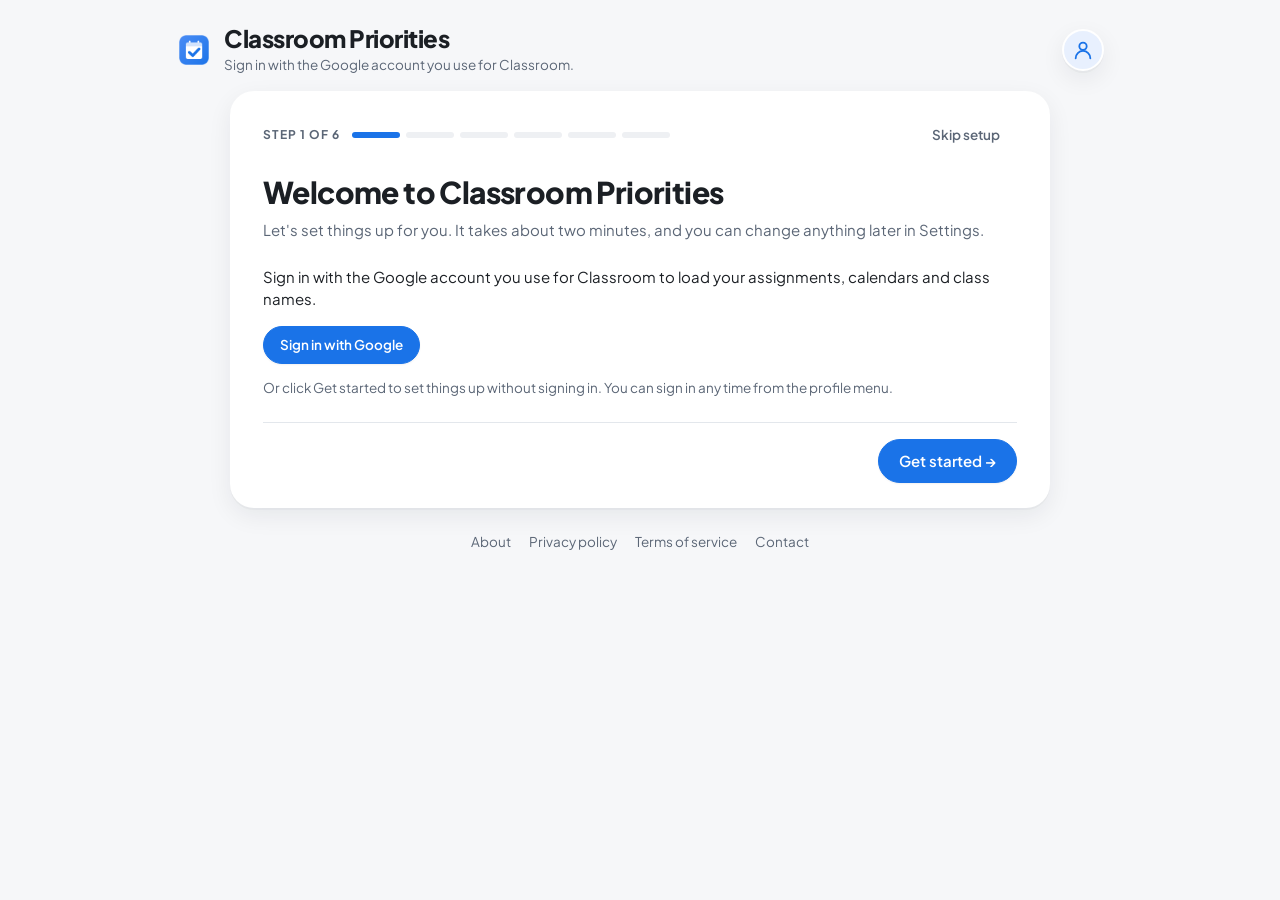
<file: index.html>
<!doctype html>
<html lang="en">
<head>
  <meta charset="utf-8">
  <meta name="viewport" content="width=device-width, initial-scale=1">
  <title>Classroom Priorities</title>
  <link rel="manifest" href="manifest.webmanifest">
  <meta name="theme-color" content="#1a73e8">
  <link rel="icon" type="image/png" sizes="32x32" href="icons/icon-32.png">
  <link rel="apple-touch-icon" href="icons/icon-180.png">
  <link rel="preconnect" href="https://fonts.googleapis.com">
  <link rel="preconnect" href="https://fonts.gstatic.com" crossorigin>
  <link href="https://fonts.googleapis.com/css2?family=Plus+Jakarta+Sans:wght@400;500;600;700;800&display=swap" rel="stylesheet">
  <style>
    /* ================= Design system ================= */
    :root {
      /* Original colors; status colors darkened just enough to pass WCAG AA on their tints */
      --bg: #f6f7f9; --card: #ffffff; --text: #1b1f24; --muted: #5b6676; --border: #e3e7ec; --hover: #f0f2f5;
      --accent: #1a73e8; --on-accent: #ffffff; --accent-soft: #e8f0fe;
      --missing: #c5221f; --missing-bg: #fdecea; --urgent: #a35200; --urgent-bg: #fef3e0;
      --soon: #1765cc; --soon-bg: #e8f0fe; --later: #5b6676; --later-bg: #eef0f3; --done: #137333; --done-bg: #e6f4ea;
      /* Type */
      --font: "Plus Jakarta Sans", -apple-system, BlinkMacSystemFont, "Segoe UI", Roboto, sans-serif;
      --fs-xs: 12px; --fs-sm: 13.5px; --fs-md: 15px; --fs-lg: 18px; --fs-xl: 24px; --fs-2xl: 30px;
      /* Space, shape, depth, motion */
      --s1: 4px; --s2: 8px; --s3: 12px; --s4: 16px; --s5: 24px; --s6: 32px;
      --r-sm: 10px; --r-md: 14px; --r-lg: 20px; --r-pill: 999px;
      --shadow-sm: 0 1px 2px rgba(16, 24, 40, .06);
      --shadow-md: 0 2px 0 rgba(16, 24, 40, .03), 0 8px 24px rgba(16, 24, 40, .07);
      --shadow-lg: 0 18px 50px rgba(16, 24, 40, .18);
      --card-border: transparent;
      --ease: cubic-bezier(.2, .7, .2, 1);
    }
    @media (prefers-color-scheme: dark) {
      :root {
        --bg: #121417; --card: #1c1f24; --text: #e8eaed; --muted: #9aa0a6; --border: #2e333a; --hover: #262a30;
        --accent: #8ab4f8; --on-accent: #121417; --accent-soft: #1f2a3d;
        --missing: #f28b82; --missing-bg: #3a1f1d; --urgent: #fdd663; --urgent-bg: #3a3020;
        --soon: #8ab4f8; --soon-bg: #1f2a3d; --later: #9aa0a6; --later-bg: #262a30; --done: #81c995; --done-bg: #1e3326;
        --shadow-sm: none; --shadow-md: none; --shadow-lg: 0 18px 50px rgba(0, 0, 0, .5); --card-border: var(--border);
      }
    }

    /* ================= Base ================= */
    * { box-sizing: border-box; }
    body { margin: 0; background: var(--bg); color: var(--text); font: var(--fs-md)/1.5 var(--font); -webkit-font-smoothing: antialiased; }
    main { max-width: 960px; margin: 0 auto; padding: var(--s5) var(--s4) 80px; }
    body.wide main { max-width: 1500px; }
    h1 { font-size: var(--fs-xl); font-weight: 800; letter-spacing: -.02em; margin: 0; line-height: 1.2; }
    h2 { font-size: var(--fs-sm); font-weight: 800; letter-spacing: .02em; color: var(--muted); margin: var(--s5) 0 var(--s2); }
    h3, h4 { font-weight: 800; letter-spacing: -.01em; }
    .sub { color: var(--muted); font-size: var(--fs-sm); }
    .kicker { font-size: var(--fs-xs); font-weight: 700; text-transform: uppercase; letter-spacing: .08em; color: var(--muted); }
    a { color: var(--accent); }
    ol { list-style: none; margin: 0; padding: 0; }
    code { background: var(--later-bg); padding: 1px 6px; border-radius: 6px; }
    :focus-visible { outline: 2px solid var(--accent); outline-offset: 2px; }
    .hidden { display: none !important; }
    .emo { display: none; }
    .ico { width: 1.05em; height: 1.05em; flex: none; vertical-align: -.15em; }

    /* ================= Buttons & inputs ================= */
    button { font: inherit; font-size: var(--fs-sm); font-weight: 600; color: var(--text); background: var(--card);
      border: 1px solid var(--border); border-radius: var(--r-pill); padding: 8px 16px; cursor: pointer;
      display: inline-flex; align-items: center; justify-content: center; gap: 6px; box-shadow: var(--shadow-sm);
      transition: background .15s, border-color .15s, color .15s, box-shadow .15s, transform .12s var(--ease); }
    button:hover { border-color: color-mix(in srgb, var(--accent) 40%, var(--border)); box-shadow: var(--shadow-md); transform: translateY(-1px); }
    button:active { transform: translateY(0); }
    button:disabled { opacity: .6; cursor: default; transform: none; }
    button.primary { background: var(--accent); border-color: var(--accent); color: var(--on-accent); }
    button.ghost, .hide-btn, .link-btn { background: transparent; border-color: transparent; box-shadow: none; color: var(--muted); }
    button.ghost:hover, .hide-btn:hover, .link-btn:hover { background: var(--hover); border-color: transparent; color: var(--text); box-shadow: none; transform: none; }
    button.danger { color: var(--missing); border-color: color-mix(in srgb, var(--missing) 45%, var(--border)); margin-right: auto; }
    .link-btn { color: var(--accent); padding: 4px 8px; font-size: var(--fs-sm); }
    .hide-btn { font-size: var(--fs-xs); padding: 4px 10px; }
    .icon-only { padding: 8px 10px; }
    input, select, textarea { font: inherit; color: var(--text); }
    .controls input[type=search], .controls select, .field input, .field select, .field textarea, .sched-row input, .add-step input {
      background: var(--card); border: 1px solid var(--border); border-radius: var(--r-sm); padding: 9px 12px; font-size: var(--fs-md);
      transition: border-color .15s, box-shadow .15s; }
    .field input:focus, .field select:focus, .field textarea:focus, .controls input:focus, .controls select:focus, .sched-row input:focus {
      outline: none; border-color: var(--accent); box-shadow: 0 0 0 3px color-mix(in srgb, var(--accent) 22%, transparent); }
    .seg { display: inline-flex; padding: 3px; gap: 2px; background: var(--hover); border-radius: var(--r-pill); }
    .seg button { border: 0; background: transparent; box-shadow: none; padding: 6px 14px; color: var(--muted); }
    .seg button:hover { transform: none; box-shadow: none; color: var(--text); }
    .seg button.active { background: var(--card); color: var(--text); box-shadow: var(--shadow-sm); }
    @media (prefers-color-scheme: dark) { .seg button.active { background: var(--accent); color: var(--on-accent); } }

    /* ================= Top bar & profile menu ================= */
    .topbar { display: flex; align-items: center; justify-content: space-between; gap: var(--s3); margin-bottom: var(--s4); }
    .brand { display: flex; align-items: center; gap: var(--s3); min-width: 0; }
    .brand img { width: 36px; height: 36px; border-radius: 10px; flex: none; }
    .brand .sub { margin-top: 2px; }
    .profile { position: relative; flex: none; }
    .avatar { width: 42px; height: 42px; padding: 0; border-radius: 50%; overflow: hidden; background: var(--accent-soft); color: var(--accent);
      border: 2px solid var(--card); box-shadow: var(--shadow-md); }
    .avatar img { width: 100%; height: 100%; object-fit: cover; }
    .avatar .ico { width: 22px; height: 22px; }
    .avatar .initials { font-weight: 800; font-size: 15px; }
    .menu-pop { position: absolute; right: 0; top: calc(100% + 8px); z-index: 30; min-width: 230px; background: var(--card); border: 1px solid var(--border);
      border-radius: var(--r-md); box-shadow: var(--shadow-lg); padding: 6px; display: flex; flex-direction: column; gap: 2px; }
    .menu-pop[hidden] { display: none; }
    .menu-pop button { justify-content: flex-start; width: 100%; border: 0; box-shadow: none; background: transparent; border-radius: var(--r-sm);
      padding: 9px 12px; font-size: var(--fs-md); font-weight: 600; color: var(--text); white-space: nowrap; }
    .menu-pop button:hover { background: var(--hover); transform: none; box-shadow: none; }
    .menu-pop button .ico { color: var(--muted); }
    .menu-who { display: flex; flex-direction: column; padding: 10px 12px 12px; border-bottom: 1px solid var(--border); margin-bottom: 4px; }
    .menu-who span { font-size: var(--fs-xs); color: var(--muted); overflow: hidden; text-overflow: ellipsis; }
    .menu-sep { height: 1px; background: var(--border); margin: 4px 6px; }
    .dropdown { position: relative; display: inline-flex; }
    .dropdown .menu-pop { display: none; }
    .dropdown.open .menu-pop { display: flex; }
    .menu-trigger { font-weight: 700; }

    /* ================= Cards ================= */
    .card, .right-now, .plan-bar, .stat, li.item, .notice, .cal-panel, .settings-card, .wk-scroll {
      background: var(--card); border: 1px solid var(--card-border); border-radius: var(--r-lg); box-shadow: var(--shadow-md); }
    .notice { padding: var(--s4) var(--s5); margin-top: var(--s4); }
    .notice.error { border-color: var(--missing); color: var(--missing); }
    .welcome { text-align: center; padding: 48px var(--s5); }
    .welcome h2 { font-size: var(--fs-xl); color: var(--text); letter-spacing: -.02em; margin: var(--s3) 0 var(--s2); }
    .welcome p { color: var(--muted); max-width: 440px; margin: 0 auto var(--s5); }
    .welcome .actions { display: flex; flex-wrap: wrap; justify-content: center; gap: var(--s2); }
    .welcome img { width: 64px; height: 64px; border-radius: 18px; }

    /* Right now (the hero) */
    .right-now { background: var(--accent-soft); border-color: transparent; box-shadow: none; padding: var(--s5); margin-top: var(--s2); }
    .rn-head { display: flex; flex-wrap: wrap; gap: 6px 12px; align-items: center; margin-bottom: var(--s3); }
    .rn-head .sub { color: color-mix(in srgb, var(--text) 70%, var(--accent-soft)); }
    .rn-status { font-size: var(--fs-xs); font-weight: 700; padding: 4px 12px; border-radius: var(--r-pill); }
    .rn-status.ok { color: var(--done); background: var(--card); }
    .rn-status.focus { color: var(--urgent); background: var(--card); }
    .rn-status.warn { color: var(--missing); background: var(--card); }
    .rn-row { display: flex; flex-wrap: wrap; gap: var(--s3); justify-content: space-between; align-items: center; }
    .rn-info { min-width: 0; flex: 1 1 260px; }
    .rn-info .title { font-size: var(--fs-xl); font-weight: 800; letter-spacing: -.02em; line-height: 1.25; display: inline-block; margin: 2px 0; }
    .rn-info .meta { color: color-mix(in srgb, var(--text) 70%, var(--accent-soft)); }
    .rn-controls { display: flex; flex-wrap: wrap; gap: var(--s2); align-items: center; }
    .rn-controls button.primary { padding: 11px 20px; font-size: var(--fs-md); }
    .rn-clock { font-variant-numeric: tabular-nums; font-size: var(--fs-xl); font-weight: 800; margin-right: 4px; }

    /* Stat tiles */
    .stats { display: grid; grid-template-columns: repeat(4, minmax(0, 1fr)); gap: var(--s3); margin: var(--s4) 0; }
    .stat { padding: var(--s3) var(--s4); box-shadow: none; border: 0; }
    .stats .stat:nth-child(1) { background: var(--missing-bg); } .stats .stat:nth-child(2) { background: var(--urgent-bg); }
    .stats .stat:nth-child(3) { background: var(--soon-bg); } .stats .stat:nth-child(4) { background: var(--later-bg); }
    .stat b { display: block; font-size: var(--fs-2xl); font-weight: 800; letter-spacing: -.03em; line-height: 1.1; }
    .stat span { font-size: var(--fs-sm); font-weight: 700; color: var(--text); opacity: .8; }
    .stat.missing b { color: var(--missing); } .stat.urgent b { color: var(--urgent); }

    /* Plan panel */
    .plan-bar { padding: var(--s5); margin-top: var(--s4); }
    .plan-top { display: flex; flex-wrap: wrap; align-items: center; gap: var(--s2); }
    .plan-top button { white-space: nowrap; }
    .plan-bar > p { margin: var(--s3) 0 0; }
    .plan-bar h2 { margin: var(--s4) 0 var(--s2); }
    .plan-note { color: var(--urgent); font-size: var(--fs-sm); font-weight: 600; }
    .plan-warn { color: var(--missing); font-size: var(--fs-sm); font-weight: 600; background: var(--missing-bg); padding: 8px 12px; border-radius: var(--r-sm); }
    .plan-tabs { margin-top: var(--s4); }

    /* ================= Filter row ================= */
    .controls { display: flex; flex-wrap: wrap; gap: var(--s2); margin: var(--s5) 0 var(--s4); align-items: center; }
    .controls input[type=search] { flex: 1 1 220px; min-width: 0; }
    .controls > .seg { margin-left: auto; }
    details.filters { position: relative; }
    details.filters summary { list-style: none; cursor: pointer; font-size: var(--fs-sm); font-weight: 600; padding: 9px 16px; border-radius: var(--r-pill);
      border: 1px solid var(--border); background: var(--card); box-shadow: var(--shadow-sm); display: inline-flex; gap: 6px; align-items: center; user-select: none; }
    details.filters summary::-webkit-details-marker { display: none; }
    details.filters summary::after { content: "▾"; color: var(--muted); font-size: 13px; line-height: 1; }
    details.filters[open] summary { border-color: var(--accent); }
    #filterCount:not(:empty) { background: var(--accent); color: var(--on-accent); border-radius: var(--r-pill); font-size: 11px; padding: 1px 7px; }
    details.filters .menu-pop { left: 0; right: auto; padding: 8px 10px; gap: 4px; }
    details.filters label { display: flex; align-items: center; gap: 10px; padding: 6px 4px; font-size: var(--fs-md); color: var(--text); cursor: pointer; white-space: nowrap; }
    details.filters input { width: 17px; height: 17px; accent-color: var(--accent); }

    /* ================= Assignment list ================= */
    li.item { display: flex; gap: var(--s3); align-items: flex-start; border-left: 5px solid var(--tier); padding: var(--s4) var(--s4) var(--s3);
      margin-bottom: var(--s3); transition: box-shadow .15s, transform .12s var(--ease); }
    li.item:hover { box-shadow: var(--shadow-lg); }
    @media (prefers-color-scheme: dark) { li.item { border-left: 5px solid var(--tier); } }
    .rank { font-weight: 800; color: var(--muted); min-width: 22px; text-align: right; font-variant-numeric: tabular-nums; }
    .body { flex: 1; min-width: 0; }
    .title { font-weight: 700; color: var(--text); text-decoration: none; word-break: break-word; }
    a.title:hover { color: var(--accent); text-decoration: underline; }
    span.title { font-weight: 700; }
    .meta { color: var(--muted); font-size: var(--fs-sm); margin-top: 2px; }
    .notes { font-size: var(--fs-sm); color: var(--muted); margin-top: 4px; white-space: pre-wrap; }
    .class-dot { display: inline-block; width: 8px; height: 8px; border-radius: 50%; margin-right: 6px; vertical-align: 1px; }
    .pickers { display: flex; flex-wrap: wrap; align-items: center; gap: 2px 14px; margin-top: 6px; }
    .est { display: inline-flex; align-items: center; gap: 2px; font-size: var(--fs-sm); color: var(--muted); }
    .est select { font-size: var(--fs-sm); font-weight: 600; padding: 2px 4px; border-radius: 8px; border: 1px solid transparent; background: transparent; color: var(--text); cursor: pointer; }
    .est select:hover, .est select:focus { border-color: var(--border); background: var(--card); }
    .est .guess { font-style: italic; }
    .item-actions { display: flex; flex-direction: column; align-items: flex-end; gap: 6px; }
    .row-actions { display: flex; flex-wrap: wrap; justify-content: flex-end; gap: 0; }
    .open { white-space: nowrap; font-size: var(--fs-xs); font-weight: 600; color: var(--accent); text-decoration: none; padding: 4px 10px; border-radius: var(--r-pill); }
    .open:hover { background: var(--hover); }
    .done-btn { color: var(--done); }
    .badge { display: inline-block; font-size: var(--fs-xs); font-weight: 700; padding: 3px 10px; border-radius: var(--r-pill); color: var(--tier); background: var(--tier-bg); white-space: nowrap; }
    .removed { opacity: .5; }
    .removed .title { text-decoration: line-through; }
    .t-missing { --tier: var(--missing); --tier-bg: var(--missing-bg); }
    .t-urgent  { --tier: var(--urgent);  --tier-bg: var(--urgent-bg); }
    .t-soon    { --tier: var(--soon);    --tier-bg: var(--soon-bg); }
    .t-later, .t-nodate { --tier: var(--later); --tier-bg: var(--later-bg); }
    .t-done    { --tier: var(--done);    --tier-bg: var(--done-bg); }
    .checklist-wrap { flex-basis: 100%; }
    .checklist { list-style: none; margin: 6px 0; padding: 0; }
    .checklist li { display: flex; justify-content: space-between; align-items: center; font-size: var(--fs-sm); padding: 3px 0; }
    .checklist li label { display: flex; align-items: center; gap: 6px; }
    .checklist li.done label { text-decoration: line-through; color: var(--muted); }
    .add-step { display: flex; gap: 6px; align-items: center; }
    .add-step input { flex: 1; min-width: 0; padding: 6px 10px; font-size: var(--fs-sm); }

    /* Study plan rows & week summary */
    li.plan-item { border: 1.5px dashed color-mix(in srgb, var(--accent) 55%, var(--border)); border-radius: var(--r-md);
      padding: var(--s3) var(--s4); box-shadow: none; }
    li.plan-item:hover { box-shadow: var(--shadow-sm); }
    li.plan-item.soft { border-color: var(--urgent); }
    li.plan-item.past { opacity: .55; }
    li.plan-item.done { opacity: .6; }
    li.plan-item.done .title { text-decoration: line-through; }
    li.ev-item { border-left-color: var(--ev); }
    .block-check { width: 19px; height: 19px; margin-top: 3px; flex: none; accent-color: var(--done); }
    .week-table { display: flex; flex-direction: column; gap: 6px; margin-top: var(--s2); }
    .week-row { display: grid; grid-template-columns: 120px 1fr 160px; grid-template-areas: "day bar mins" "due due due";
      gap: 2px 12px; align-items: center; text-align: left; padding: 10px 14px; border-radius: var(--r-md); justify-content: stretch; }
    .week-day { grid-area: day; font-weight: 700; }
    .week-bar-wrap { grid-area: bar; height: 8px; background: var(--later-bg); border-radius: var(--r-pill); overflow: hidden; }
    .week-bar { display: block; height: 100%; background: var(--accent); border-radius: var(--r-pill); }
    .week-mins { grid-area: mins; font-size: var(--fs-sm); color: var(--muted); text-align: right; }
    .week-due { grid-area: due; font-size: var(--fs-xs); color: var(--muted); }
    .week-due:empty { display: none; }

    /* ================= Calendar ================= */
    .cal-head { display: flex; flex-wrap: wrap; align-items: center; justify-content: space-between; gap: var(--s3); margin-bottom: var(--s3); }
    .cal-left, .cal-right { display: flex; align-items: center; gap: var(--s3); flex-wrap: wrap; }
    .cal-head h3 { margin: 0; font-size: var(--fs-lg); font-weight: 800; }
    .stepper button { padding: 6px 12px; }
    .zoom button { padding: 6px 12px; font-size: 16px; line-height: 1; min-width: 34px; }
    .zoom button:disabled { opacity: .35; }
    .cal-grid { display: grid; grid-template-columns: repeat(7, minmax(0, 1fr)); gap: 6px; }
    .cal-dow { font-size: var(--fs-xs); font-weight: 700; color: var(--muted); text-align: center; padding: 4px 0; }
    .cal-day { background: var(--card); border: 1px solid var(--card-border); border-radius: var(--r-md); min-height: 100px; padding: 6px;
      cursor: pointer; display: flex; flex-direction: column; gap: 3px; min-width: 0; box-shadow: var(--shadow-sm); transition: box-shadow .15s; }
    .cal-day:hover { box-shadow: var(--shadow-md); }
    .cal-day.other { opacity: .45; }
    .cal-day.selected { outline: 2px solid var(--accent); outline-offset: -2px; }
    .cal-day .num { font-size: var(--fs-xs); font-weight: 700; align-self: flex-start; padding: 1px 7px; }
    .cal-day.today .num { background: var(--accent); color: var(--on-accent); border-radius: var(--r-pill); }
    .chip { display: block; font-size: 11.5px; font-weight: 600; padding: 2px 6px; border-radius: 6px; background: var(--tier-bg);
      color: var(--tier); white-space: nowrap; overflow: hidden; text-overflow: ellipsis; text-decoration: none; }
    .chip:hover { text-decoration: underline; }
    .chip.ev { background: transparent; color: var(--text); border-left: 3px solid var(--ev); border-radius: 3px; }
    .chip.plan { background: transparent; color: var(--accent); border: 1px dashed var(--accent); }
    .chip.plan.soft { color: var(--urgent); border-color: var(--urgent); }
    .chip.busy { background: var(--later-bg); color: var(--muted); }
    .more { font-size: 11px; color: var(--muted); padding-left: 5px; }
    .dots { display: none; }
    .dot { width: 7px; height: 7px; border-radius: 50%; background: var(--tier); }
    .dot.ev { background: var(--ev); } .dot.busy { background: var(--muted); }
    .dot.plan { background: transparent; border: 1.5px solid var(--accent); }
    .cal-panel { padding: var(--s4) var(--s5); margin-bottom: var(--s3); }
    .cal-panel p { margin: 0 0 8px; }
    .cal-panel p.sub:last-child { margin: 8px 0 0; }
    .cal-option { display: flex; align-items: center; gap: 10px; padding: 5px 0; cursor: pointer; }
    .swatch { width: 12px; height: 12px; border-radius: 4px; flex: none; }

    /* Week view: hour-by-hour grid */
    .wk-scroll { overflow: auto; max-height: 78vh; }
    .wk-grid { display: grid; grid-template-columns: 58px repeat(7, minmax(140px, 1fr)); min-width: 1038px; }
    .wk-corner, .wk-head { position: sticky; top: 0; z-index: 3; background: var(--card); border-bottom: 1px solid var(--border); }
    .wk-corner { left: 0; z-index: 4; }
    .wk-head { display: flex; flex-direction: column; align-items: flex-start; gap: 3px; padding: 12px 12px 10px; border: 0; box-shadow: none;
      border-bottom: 1px solid var(--border); border-left: 1px solid var(--border); border-radius: 0; text-align: left; cursor: pointer; min-width: 0; }
    .wk-head:hover { transform: none; box-shadow: none; background: var(--hover); }
    .wk-head.selected { box-shadow: inset 0 -3px 0 var(--accent); }
    .wk-dow { font-weight: 800; font-size: 16px; color: var(--text); }
    .wk-head.today .wk-dow { color: var(--accent); }
    .wk-date { font-size: var(--fs-sm); color: var(--muted); font-weight: 500; }
    .wk-ab { font-size: var(--fs-xs); font-weight: 700; color: var(--soon); background: var(--soon-bg); border-radius: var(--r-pill); padding: 2px 10px; margin-top: 2px; }
    .wk-ab.off { color: var(--muted); background: var(--later-bg); }
    .wk-allday { font-size: 11px; max-width: 100%; overflow: hidden; text-overflow: ellipsis; white-space: nowrap; border-left: 3px solid var(--ev); padding-left: 5px; color: var(--muted); }
    .wk-gutter { position: sticky; left: 0; z-index: 2; background: var(--card); }
    .wk-hour { position: absolute; right: 8px; transform: translateY(-50%); font-size: 11px; font-weight: 700; color: var(--muted); }
    .wk-hour:first-child { transform: none; }
    .wk-col { position: relative; border-left: 1px solid var(--border);
      background-image: linear-gradient(to bottom, var(--border) 1px, transparent 1px); background-size: 100% var(--hour); }
    .wk-col.today { background-color: color-mix(in srgb, var(--accent) 4%, transparent); }
    .wk-ev { position: absolute; display: flex; flex-direction: column; overflow: hidden; border-radius: 10px; padding: 6px 9px;
      font-size: var(--fs-xs); line-height: 1.25; text-decoration: none; color: var(--text); box-sizing: border-box; }
    .wk-title { font-weight: 700; overflow: hidden; text-overflow: ellipsis; white-space: nowrap; }
    .wk-sub { color: var(--muted); font-size: 11px; overflow: hidden; text-overflow: ellipsis; white-space: nowrap; }
    .wk-inline { display: none; font-weight: 500; }
    .wk-ev.compact { justify-content: center; padding-top: 2px; padding-bottom: 2px; }
    .wk-ev.compact .wk-sub { display: none; }
    .wk-ev.compact .wk-inline { display: inline; }
    .wk-ev.compact .wk-title { -webkit-line-clamp: 1 !important; white-space: nowrap; }
    .wk-ev.class { background: color-mix(in srgb, var(--c) 20%, var(--card)); border-left: 4px solid var(--c); }
    .wk-ev.class .wk-title { font-size: var(--fs-sm); }
    .wk-note { display: block; margin-top: 4px; padding: 2px 7px; border: 0; border-radius: 6px; font: inherit; font-size: 11px; font-weight: 700;
      text-align: left; color: var(--tier); background: color-mix(in srgb, var(--card) 80%, transparent); overflow: hidden; line-height: 1.3; box-shadow: none;
      display: -webkit-box; -webkit-line-clamp: 2; -webkit-box-orient: vertical; text-decoration: none; cursor: pointer; max-width: 100%; width: fit-content; }
    .wk-note:hover { text-decoration: underline; transform: none; box-shadow: none; }
    .wk-note.done { text-decoration: line-through; opacity: .7; }
    .wk-note.more { color: var(--muted); --tier: var(--muted); }
    .wk-ev.flex { border: 1.5px dashed var(--border); color: var(--muted); background: var(--bg); }
    .wk-ev.flex .wk-title { font-weight: 600; }
    .wk-ev.busy { background: var(--later-bg); color: var(--muted); }
    .wk-ev.event { background: color-mix(in srgb, var(--c) 14%, var(--card)); border-left: 3px solid var(--c); }
    .wk-ev.study { background: var(--card); border: 1.5px dashed var(--accent); border-left: 4px solid var(--c, var(--accent)); color: var(--accent); }
    .wk-ev.study.soft { border-color: var(--urgent); color: var(--urgent); }
    .wk-ev.study.done { opacity: .5; }
    .wk-ev.study.done .wk-title { text-decoration: line-through; }
    .wk-ev.due { background: var(--tier-bg); color: var(--tier); border-left: 3px solid var(--tier); padding: 4px 8px; justify-content: center; }
    .wk-ev.due .wk-title { white-space: normal; display: -webkit-box; -webkit-line-clamp: 2; -webkit-box-orient: vertical; font-size: 11.5px; }
    .wk-ev.due .wk-sub { color: var(--tier); }
    .wk-ev.clickable, a.wk-ev { cursor: pointer; }
    .wk-ev.clickable:hover, a.wk-ev:hover { outline: 2px solid var(--accent); }
    .wk-now { position: absolute; left: 0; right: 0; height: 2px; background: var(--missing); z-index: 1; pointer-events: none; }
    .wk-now::before { content: ""; position: absolute; left: -5px; top: -4px; width: 10px; height: 10px; border-radius: 50%; background: var(--missing); }

    /* ================= Pop-up windows & forms ================= */
    .modal-backdrop { position: fixed; inset: 0; background: rgba(16, 24, 40, .45); display: flex; align-items: flex-start; justify-content: center;
      padding: 48px 16px; overflow-y: auto; z-index: 40; animation: fade .15s ease-out; }
    @keyframes fade { from { opacity: 0; } }
    .modal { background: var(--card); color: var(--text); border-radius: 24px; padding: var(--s5); width: 100%; max-width: 460px; box-shadow: var(--shadow-lg);
      border: 1px solid var(--card-border); animation: pop .18s var(--ease); }
    @keyframes pop { from { transform: translateY(8px) scale(.98); opacity: 0; } }
    .modal.wide { max-width: 620px; }
    .modal-head { display: flex; justify-content: space-between; align-items: center; margin-bottom: var(--s4); }
    .modal-head h3 { margin: 0; font-size: var(--fs-lg); }
    .modal-head button { border: 0; box-shadow: none; background: var(--hover); padding: 6px 10px; }
    .modal h4 { margin: var(--s4) 0 var(--s2); font-size: var(--fs-md); }
    .form { display: flex; flex-direction: column; gap: var(--s3); }
    .field { display: flex; flex-direction: column; gap: 5px; font-size: var(--fs-sm); font-weight: 600; color: var(--muted); flex: 1; min-width: 0; }
    .field input, .field select, .field textarea { width: 100%; background: var(--bg); }
    .field-row { display: flex; gap: var(--s3); }
    .field-row.align-end { align-items: flex-end; }
    .modal-actions { display: flex; justify-content: flex-end; gap: var(--s2); margin-top: var(--s1); }
    .import-row { margin: 4px 0 0; display: flex; flex-wrap: wrap; align-items: center; gap: 6px; }
    .toggle-row { display: flex; gap: 10px; align-items: center; font-size: var(--fs-md); }
    .day-picks { display: flex; flex-wrap: wrap; gap: 6px; }
    .day-pick { display: flex; align-items: center; gap: 6px; font-size: var(--fs-sm); font-weight: 600; color: var(--text); border: 1px solid var(--border);
      border-radius: var(--r-pill); padding: 5px 12px; cursor: pointer; }
    .field .day-picks input { width: auto; }
    .chips-list { display: flex; flex-wrap: wrap; gap: 6px; }
    .off-chip { font-size: var(--fs-sm); background: var(--later-bg); border-radius: var(--r-pill); padding: 3px 4px 3px 12px; display: inline-flex; align-items: center; }
    .off-chip button { border: 0; box-shadow: none; padding: 2px 8px; background: transparent; font-size: 12px; }
    .task-list { display: flex; flex-direction: column; gap: 6px; max-height: 50vh; overflow-y: auto; }
    .task-row { display: flex; gap: 10px; align-items: flex-start; padding: 10px 12px; border: 1px solid var(--border); border-radius: var(--r-md); cursor: pointer; }
    .task-row input { margin-top: 3px; }
    .task-info { display: flex; flex-direction: column; }
    .task-title { font-weight: 700; color: var(--text); }
    .busy-list { display: flex; flex-direction: column; gap: 6px; }
    .busy-row { display: flex; justify-content: space-between; align-items: center; gap: 8px; font-size: var(--fs-sm); padding: 8px 12px; background: var(--bg); border-radius: var(--r-sm); }
    .color-grid { display: grid; grid-template-columns: repeat(auto-fill, minmax(170px, 1fr)); gap: 8px; }
    .color-pick { display: flex; align-items: center; gap: 8px; font-size: var(--fs-sm); font-weight: 600; }
    .color-pick input { width: 30px; height: 30px; padding: 0; border: 0; background: none; border-radius: 50%; cursor: pointer; }
    .smart-preview { min-height: 1.2em; }
    .sched-table { display: flex; flex-direction: column; gap: 6px; }
    .sched-row { display: grid; grid-template-columns: minmax(80px, 1fr) minmax(118px, auto) minmax(118px, auto) 1.3fr 1.3fr 32px; gap: 6px; align-items: center; }
    .sched-row.same { grid-template-columns: minmax(80px, 1fr) minmax(118px, auto) minmax(118px, auto) 2fr 32px; }
    .sched-row.extra { grid-template-columns: 2fr minmax(118px, auto) minmax(118px, auto) 32px; }
    .sched-row.head span { font-size: var(--fs-xs); font-weight: 700; color: var(--muted); }
    .sched-row input { min-width: 0; padding: 7px 9px; font-size: var(--fs-sm); background: var(--bg); }

    /* ================= Focus timer ================= */
    .focus-overlay { position: fixed; inset: 0; z-index: 50; display: flex; align-items: center; justify-content: center; padding: 24px 16px;
      background: color-mix(in srgb, var(--bg) 88%, transparent); backdrop-filter: blur(10px); -webkit-backdrop-filter: blur(10px);
      animation: fo-in .25s ease-out; overflow-y: auto; }
    .focus-overlay.no-anim { animation: none; }
    @keyframes fo-in { from { opacity: 0; transform: scale(.98); } }
    .fo-card { position: relative; width: 100%; max-width: 520px; background: var(--card); border: 1px solid var(--card-border); border-radius: 28px;
      padding: 30px 28px 24px; text-align: center; box-shadow: var(--shadow-lg);
      background-image: radial-gradient(circle at 50% 0%, color-mix(in srgb, var(--c) 16%, transparent), transparent 60%); }
    .fo-min { position: absolute; top: 14px; right: 14px; border: 0; background: transparent; box-shadow: none; color: var(--muted); font-size: var(--fs-sm); }
    .fo-head { display: flex; flex-direction: column; align-items: center; gap: 4px; margin-bottom: 18px; }
    .fo-title { font-size: var(--fs-xl); font-weight: 800; color: var(--text); text-decoration: none; line-height: 1.2; letter-spacing: -.02em; }
    a.fo-title:hover { text-decoration: underline; }
    .fo-meta { font-size: var(--fs-sm); color: var(--muted); }
    .fo-ring { position: relative; width: min(300px, 70vw); aspect-ratio: 1; margin: 0 auto 22px; }
    .fo-ring svg { width: 100%; height: 100%; transform: rotate(-90deg); }
    .fo-track { fill: none; stroke: var(--later-bg); stroke-width: 12; }
    .fo-progress { fill: none; stroke: var(--c); stroke-width: 12; stroke-linecap: round; transition: stroke-dashoffset 1s linear; }
    .fo-progress.over { stroke: var(--done); }
    .fo-ring.paused .fo-progress { opacity: .45; }
    .fo-center { position: absolute; inset: 0; display: flex; flex-direction: column; align-items: center; justify-content: center; }
    .fo-time { font-size: clamp(44px, 12vw, 68px); font-weight: 800; font-variant-numeric: tabular-nums; letter-spacing: -.03em; color: var(--text); }
    .fo-ring.paused .fo-time { animation: fo-blink 1.6s ease-in-out infinite; }
    @keyframes fo-blink { 50% { opacity: .35; } }
    .fo-label { font-size: var(--fs-sm); color: var(--muted); margin-top: 4px; max-width: 70%; }
    .fo-controls { display: flex; flex-wrap: wrap; justify-content: center; gap: var(--s2); }
    .fo-controls button { padding: 11px 18px; }
    .fo-main { background: var(--c); border-color: var(--c); color: #fff; font-weight: 700; min-width: 120px; }
    .fo-cancel { margin-top: 14px; color: var(--muted); }

    /* ================= Settings page ================= */
    #settingsPage { display: none; }
    body.on-settings #settingsPage { display: grid; }
    body.on-settings #rightNow, body.on-settings #planBar, body.on-settings .stats, body.on-settings .controls,
    body.on-settings #lists, body.on-settings #calendar { display: none !important; }
    .settings-page { margin-top: var(--s2); grid-template-columns: 200px minmax(0, 1fr); gap: var(--s5); align-items: start; }
    .settings-head { grid-column: 1 / -1; display: flex; justify-content: space-between; align-items: center; gap: var(--s3); }
    .settings-head h2 { margin: 0; font-size: var(--fs-2xl); font-weight: 800; letter-spacing: -.02em; color: var(--text); }
    .settings-nav { position: sticky; top: var(--s4); display: flex; flex-direction: column; gap: 2px; }
    .settings-nav button { border: 0; box-shadow: none; background: transparent; justify-content: flex-start; text-align: left; padding: 9px 14px; color: var(--muted); font-size: var(--fs-md); }
    .settings-nav button:hover { background: var(--card); color: var(--text); transform: none; box-shadow: var(--shadow-sm); }
    .settings-sections { display: flex; flex-direction: column; gap: var(--s4); min-width: 0; }
    .settings-card { padding: var(--s5); scroll-margin-top: var(--s4); }
    .settings-card > h3 { margin: 0 0 2px; font-size: var(--fs-lg); }
    .settings-card > .sub:first-of-type { margin: 0 0 var(--s4); }
    .settings-actions { display: flex; flex-wrap: wrap; gap: var(--s2); align-items: center; }

    /* ================= First-time setup ================= */
    #setupPage { display: none; }
    body.on-setup #setupPage { display: block; }
    body.on-setup #rightNow, body.on-setup #planBar, body.on-setup .stats, body.on-setup .controls,
    body.on-setup #lists, body.on-setup #calendar, body.on-setup #settingsPage { display: none !important; }
    .setup-card { max-width: 820px; margin: var(--s2) auto 0; background: var(--card); border: 1px solid var(--card-border); border-radius: 24px;
      box-shadow: var(--shadow-md); padding: var(--s5) var(--s6) var(--s5); }
    .setup-top { display: flex; align-items: center; gap: var(--s3); margin-bottom: var(--s4); }
    .setup-dots { display: flex; gap: 6px; flex: 1; }
    .setup-dots span { height: 6px; flex: 1; max-width: 48px; border-radius: var(--r-pill); background: var(--later-bg); transition: background .2s; }
    .setup-dots span.done { background: color-mix(in srgb, var(--accent) 45%, var(--later-bg)); }
    .setup-dots span.on { background: var(--accent); }
    .setup-step h2 { font-size: var(--fs-2xl); color: var(--text); letter-spacing: -.02em; margin: 0 0 4px; }
    .setup-step > .sub { margin: 0 0 var(--s5); font-size: var(--fs-md); }
    .setup-step.hide-actions form > .modal-actions { display: none; }
    .setup-foot { display: flex; align-items: center; gap: var(--s2); margin-top: var(--s5); padding-top: var(--s4); border-top: 1px solid var(--border); }
    .setup-spacer { flex: 1; }
    .setup-foot button.primary { padding: 10px 20px; font-size: var(--fs-md); }
    .setup-who { display: flex; align-items: center; gap: var(--s3); background: var(--accent-soft); border-radius: var(--r-md); padding: var(--s3) var(--s4); }
    .setup-summary { list-style: none; padding: 0; margin: 0 0 var(--s3); display: flex; flex-direction: column; gap: 8px; }
    .setup-summary li { display: grid; grid-template-columns: 120px 1fr; gap: var(--s3); padding: 10px 14px; background: var(--bg); border-radius: var(--r-sm); }
    .setup-summary b { font-size: var(--fs-sm); }
    @media (max-width: 600px) { .setup-card { padding: var(--s4); } .setup-summary li { grid-template-columns: 1fr; gap: 2px; } .setup-step h2 { font-size: var(--fs-xl); } }

    .app-footer { display: flex; flex-wrap: wrap; justify-content: center; gap: 6px 18px; margin-top: 48px; font-size: var(--fs-sm); }
    .app-footer a { color: var(--muted); text-decoration: none; }
    .app-footer a:hover { color: var(--text); text-decoration: underline; }
    body.on-setup .app-footer { margin-top: 24px; }

    /* ================= Responsive ================= */
    @media (max-width: 760px) {
      .stats { grid-template-columns: repeat(2, minmax(0, 1fr)); }
      .settings-page { grid-template-columns: minmax(0, 1fr); }
      .settings-nav { position: static; flex-direction: row; overflow-x: auto; gap: 6px; padding-bottom: 4px; }
      .settings-nav button { white-space: nowrap; background: var(--card); box-shadow: var(--shadow-sm); }
      .controls > .seg { margin-left: 0; }
    }
    @media (max-width: 600px) {
      main { padding-top: var(--s4); }
      h1 { font-size: 20px; }
      .brand img { width: 32px; height: 32px; }
      .right-now, .plan-bar { padding: var(--s4); }
      .rn-info .title { font-size: 20px; }
      .stat b { font-size: 24px; }
      li.item { flex-wrap: wrap; padding: var(--s3); }
      .item-actions { flex-direction: row; align-items: center; justify-content: space-between; width: 100%; padding-left: 34px; }
      .field-row { flex-wrap: wrap; }
      .cal-day { min-height: 56px; }
      .chip, .more { display: none; }
      .dots { display: flex; flex-wrap: wrap; gap: 3px; padding: 0 3px; }
      .week-row { grid-template-columns: 90px 1fr; grid-template-areas: "day mins" "bar bar" "due due"; }
      .sched-row, .sched-row.same { grid-template-columns: 1fr 1fr; }
      .sched-row.head { display: none; }
    }
    @media (prefers-reduced-motion: reduce) {
      *, .focus-overlay, .modal, .modal-backdrop { animation: none !important; transition: none !important; }
    }
  </style>
</head>
<body>
<main>
  <header class="topbar">
    <div class="brand">
      <img src="icons/icon-192.png" alt="">
      <div>
        <h1>Classroom Priorities</h1>
        <div class="sub" id="status">Sign in with the Google account you use for Classroom.</div>
      </div>
    </div>
    <div class="profile">
      <button id="profileBtn" class="avatar" aria-haspopup="menu" aria-expanded="false" aria-controls="profileMenu" title="Account and settings" aria-label="Account and settings"></button>
      <div id="profileMenu" class="menu-pop" role="menu" hidden>
        <div class="menu-who" id="menuWho"></div>
        <button id="addBtn" role="menuitem">+ Add assignment</button>
        <button id="settingsBtn" role="menuitem">⚙ Settings</button>
        <button id="notifyBtn" role="menuitem">🔕 Reminders off</button>
        <div class="menu-sep"></div>
        <button id="refreshBtn" class="hidden" role="menuitem">Refresh</button>
        <button id="demoBtn" role="menuitem">Try demo</button>
        <button id="signInBtn" role="menuitem">Sign in with Google</button>
        <button id="signOutBtn" class="hidden" role="menuitem" title="Sign out and clear saved data from this browser">Sign out</button>
      </div>
    </div>
  </header>

  <div id="message" class="notice hidden"></div>

  <div id="welcome" class="card welcome hidden">
    <img src="icons/icon-192.png" alt="">
    <h2>Your homework, sorted</h2>
    <p>Sign in with the Google account you use for Classroom to see every assignment ranked, planned and on your calendar. Your data stays in your browser. <a href="privacy.html">Privacy policy</a></p>
    <div class="actions">
      <button id="welcomeSignIn" class="primary">Sign in with Google</button>
      <button id="welcomeDemo">Try demo</button>
      <button id="welcomeAdd" class="ghost">+ Add assignment</button>
    </div>
  </div>

  <section id="app" class="hidden">
    <div id="rightNow" class="right-now hidden"></div>
    <div class="stats">
      <div class="stat missing"><b id="sMissing">0</b><span>Missing</span></div>
      <div class="stat urgent"><b id="sUrgent">0</b><span>Due in next 48 hrs</span></div>
      <div class="stat"><b id="sWeek">0</b><span>Due in next 7 days</span></div>
      <div class="stat"><b id="sOpen">0</b><span>Total to do</span></div>
    </div>
    <div id="planBar" class="plan-bar"></div>
    <div class="controls">
      <input type="search" id="search" placeholder="Search assignments…" aria-label="Search assignments">
      <select id="courseFilter" aria-label="Class"><option value="">All classes</option></select>
      <details class="filters" id="filtersMenu">
        <summary>Filters <span id="filterCount"></span></summary>
        <div class="menu-pop">
          <label><input type="checkbox" id="showMissing" checked> Show missing</label>
          <label><input type="checkbox" id="showDone"> Show completed</label>
          <label><input type="checkbox" id="showRemoved"> Show removed<span id="removedCount"></span></label>
        </div>
      </details>
      <div class="seg" role="group" aria-label="View">
        <button id="listViewBtn" class="active">List</button>
        <button id="calViewBtn">Calendar</button>
      </div>
    </div>
    <div id="lists"></div>
    <div id="calendar" class="hidden"></div>
    <div id="settingsPage" class="settings-page"></div>
    <div id="setupPage" class="setup-page"></div>
  </section>

  <footer class="app-footer">
    <a href="about.html">About</a><a href="privacy.html">Privacy policy</a><a href="terms.html">Terms of service</a><a href="mailto:jjordan@ucvts.org">Contact</a>
  </footer>
</main>

<script src="config.js"></script>
<script src="https://accounts.google.com/gsi/client" async defer></script>
<script src="ui.js"></script>
<script src="manual.js"></script>
<script src="planner.js"></script>
<script src="extras.js"></script>
<script src="schedule.js"></script>
<script src="setup.js"></script>
<script src="google.js"></script>
<script src="notify.js"></script>
<script src="app.js"></script>
</body>
</html>
</file>
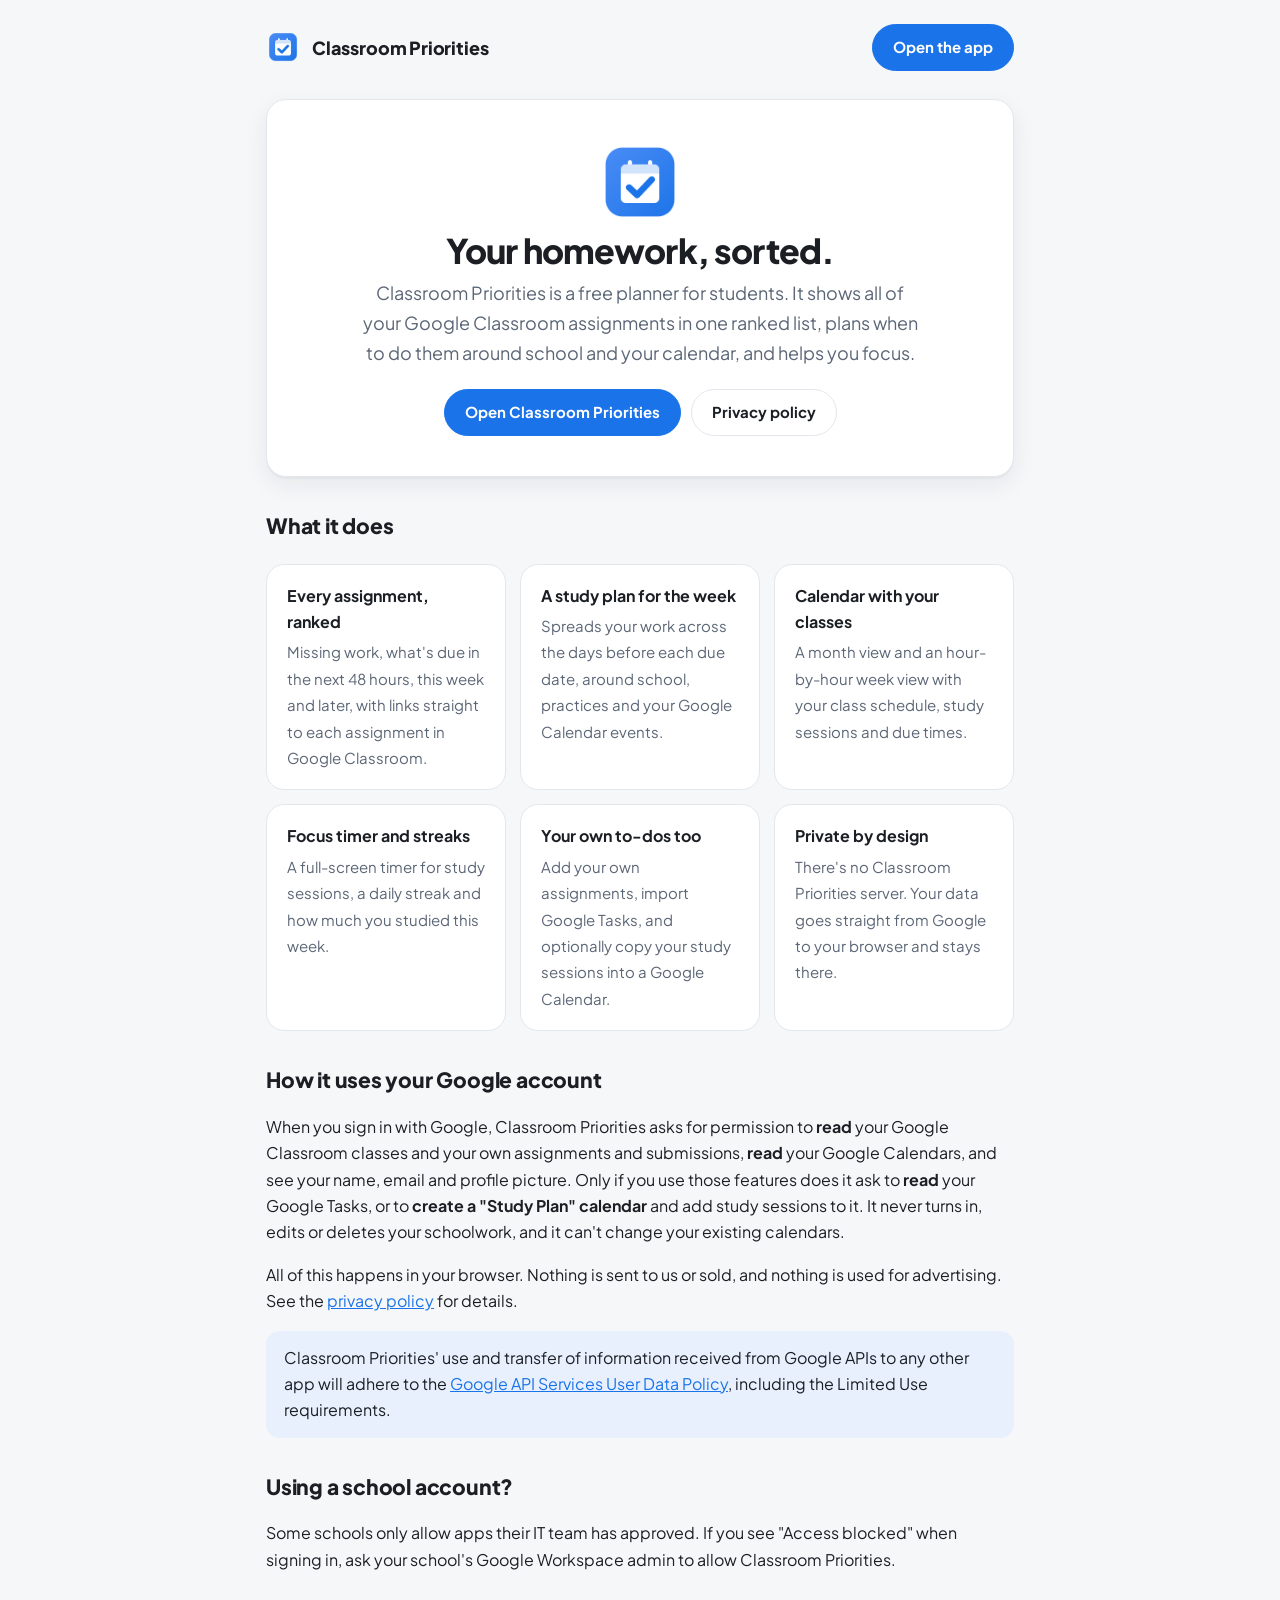
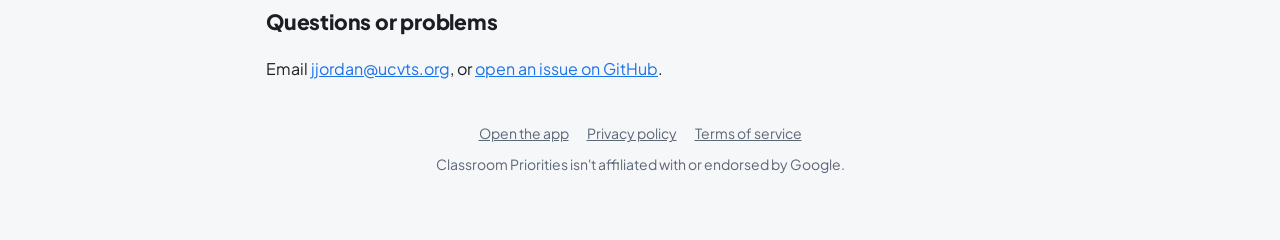
<file: about.html>
<!doctype html>
<html lang="en">
<head>
  <meta charset="utf-8">
  <meta name="viewport" content="width=device-width, initial-scale=1">
  <title>About Classroom Priorities</title>
  <meta name="description" content="Classroom Priorities ranks your Google Classroom assignments, plans your study time around school and your calendar, and shows it all in one place.">
  <link rel="icon" type="image/png" sizes="32x32" href="icons/icon-32.png">
  <link rel="preconnect" href="https://fonts.googleapis.com">
  <link rel="preconnect" href="https://fonts.gstatic.com" crossorigin>
  <link href="https://fonts.googleapis.com/css2?family=Plus+Jakarta+Sans:wght@400;600;700;800&display=swap" rel="stylesheet">
  <link rel="stylesheet" href="pages.css">
</head>
<body>
<main>
  <header class="topbar">
    <a class="brand" href="./"><img src="icons/icon-192.png" alt="">Classroom Priorities</a>
    <a class="btn primary" href="./">Open the app</a>
  </header>

  <section class="card hero">
    <img src="icons/icon-192.png" alt="Classroom Priorities logo">
    <h1>Your homework, sorted.</h1>
    <p>Classroom Priorities is a free planner for students. It shows all of your Google Classroom assignments in one ranked list, plans when to do them around school and your calendar, and helps you focus.</p>
    <div class="actions">
      <a class="btn primary" href="./">Open Classroom Priorities</a>
      <a class="btn" href="privacy.html">Privacy policy</a>
    </div>
  </section>

  <h2>What it does</h2>
  <div class="features">
    <div class="feature"><b>Every assignment, ranked</b><span>Missing work, what's due in the next 48 hours, this week and later, with links straight to each assignment in Google Classroom.</span></div>
    <div class="feature"><b>A study plan for the week</b><span>Spreads your work across the days before each due date, around school, practices and your Google Calendar events.</span></div>
    <div class="feature"><b>Calendar with your classes</b><span>A month view and an hour-by-hour week view with your class schedule, study sessions and due times.</span></div>
    <div class="feature"><b>Focus timer and streaks</b><span>A full-screen timer for study sessions, a daily streak and how much you studied this week.</span></div>
    <div class="feature"><b>Your own to-dos too</b><span>Add your own assignments, import Google Tasks, and optionally copy your study sessions into a Google Calendar.</span></div>
    <div class="feature"><b>Private by design</b><span>There's no Classroom Priorities server. Your data goes straight from Google to your browser and stays there.</span></div>
  </div>

  <h2>How it uses your Google account</h2>
  <p>When you sign in with Google, Classroom Priorities asks for permission to <b>read</b> your Google Classroom classes and your own assignments and submissions, <b>read</b> your Google Calendars, and see your name, email and profile picture. Only if you use those features does it ask to <b>read</b> your Google Tasks, or to <b>create a "Study Plan" calendar</b> and add study sessions to it. It never turns in, edits or deletes your schoolwork, and it can't change your existing calendars.</p>
  <p>All of this happens in your browser. Nothing is sent to us or sold, and nothing is used for advertising. See the <a href="privacy.html">privacy policy</a> for details.</p>
  <p class="callout">Classroom Priorities' use and transfer of information received from Google APIs to any other app will adhere to the <a href="https://developers.google.com/terms/api-services-user-data-policy">Google API Services User Data Policy</a>, including the Limited Use requirements.</p>

  <h2>Using a school account?</h2>
  <p>Some schools only allow apps their IT team has approved. If you see "Access blocked" when signing in, ask your school's Google Workspace admin to allow Classroom Priorities.</p>

  <h2>Questions or problems</h2>
  <p>Email <a href="mailto:jjordan@ucvts.org">jjordan@ucvts.org</a>, or <a href="https://github.com/Jackjdn163/classroom-manager/issues">open an issue on GitHub</a>.</p>

  <footer>
    <a href="./">Open the app</a><a href="privacy.html">Privacy policy</a><a href="terms.html">Terms of service</a>
    <span>Classroom Priorities isn't affiliated with or endorsed by Google.</span>
  </footer>
</main>
</body>
</html>
</file>
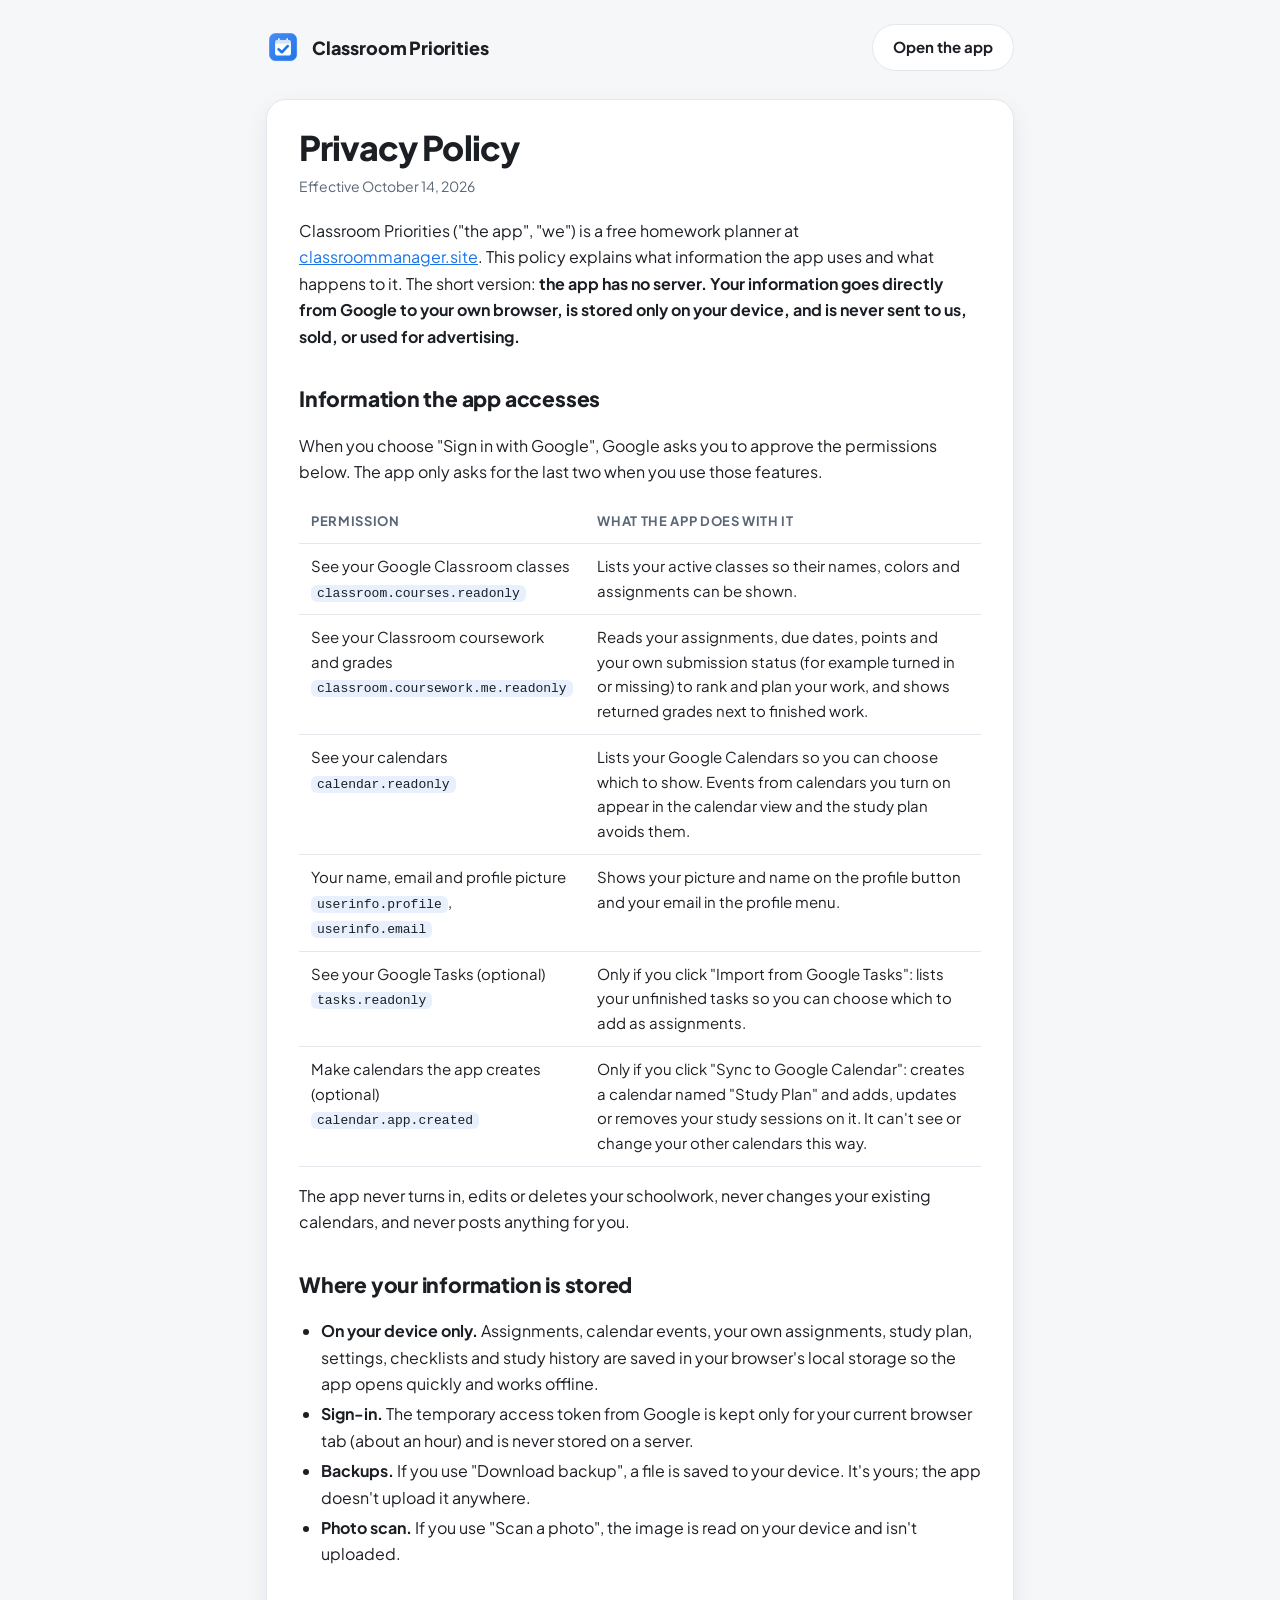
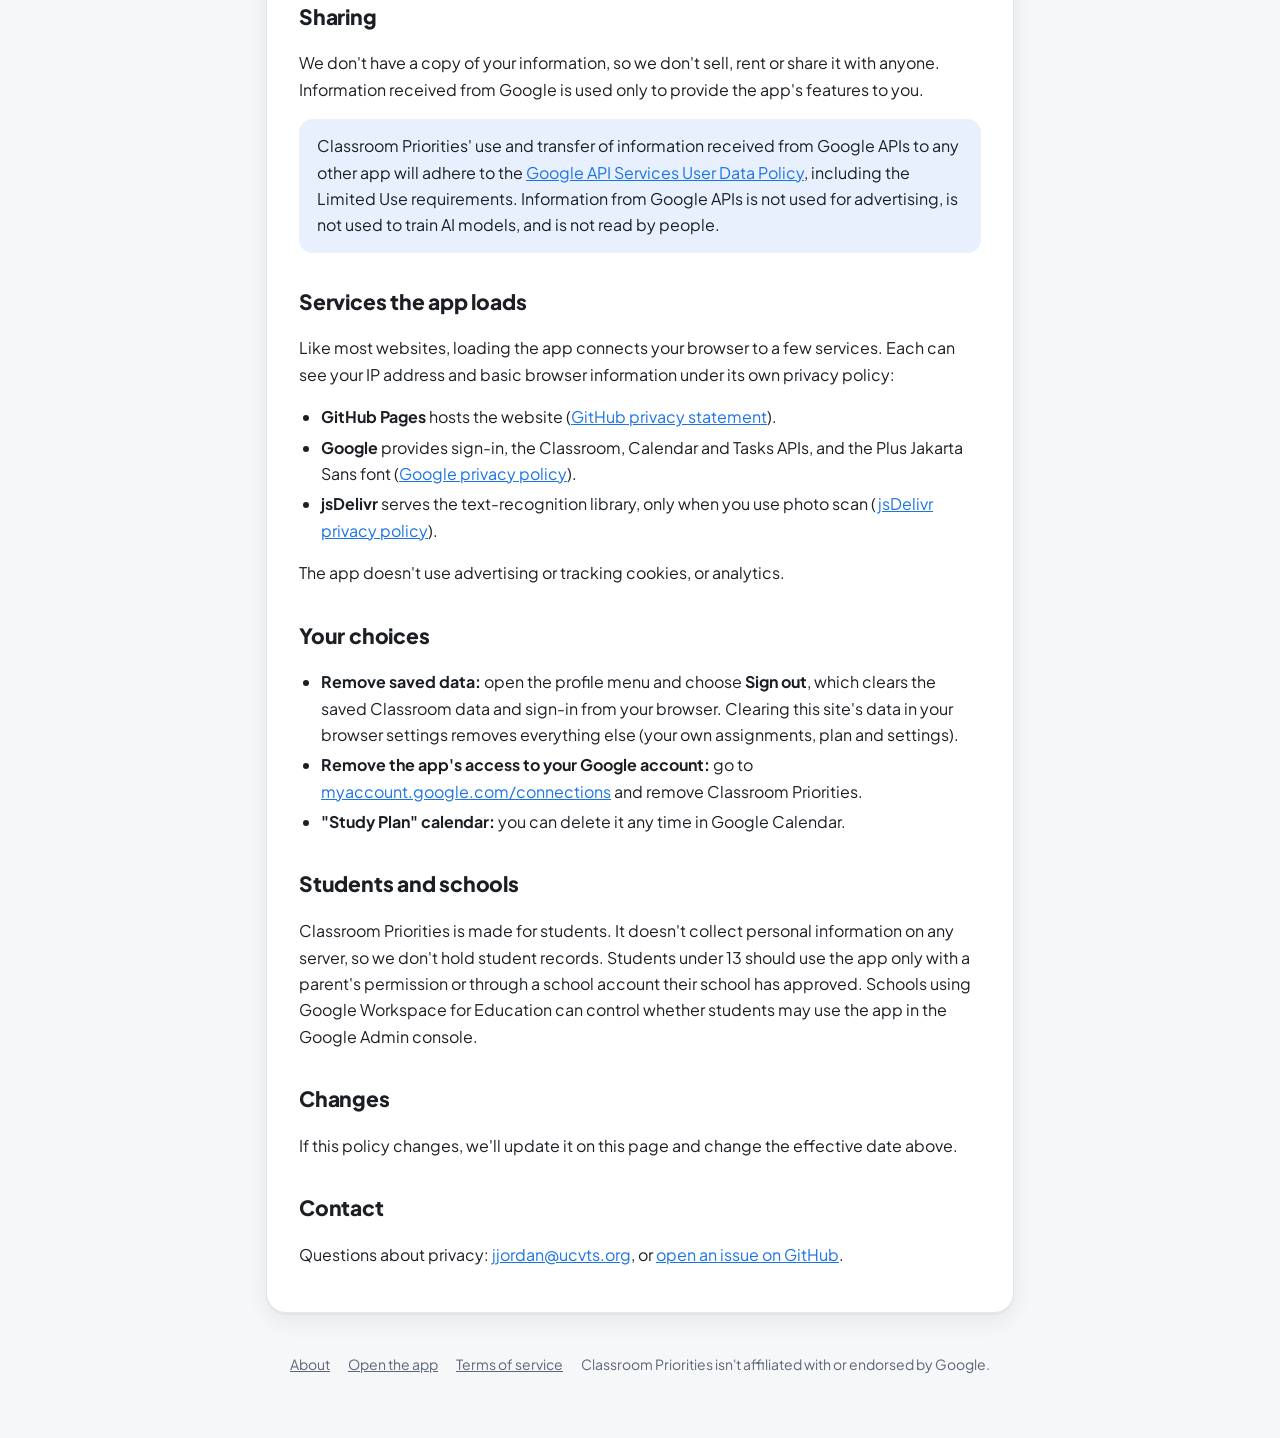
<file: privacy.html>
<!doctype html>
<html lang="en">
<head>
  <meta charset="utf-8">
  <meta name="viewport" content="width=device-width, initial-scale=1">
  <title>Privacy Policy · Classroom Priorities</title>
  <link rel="icon" type="image/png" sizes="32x32" href="icons/icon-32.png">
  <link rel="preconnect" href="https://fonts.googleapis.com">
  <link rel="preconnect" href="https://fonts.gstatic.com" crossorigin>
  <link href="https://fonts.googleapis.com/css2?family=Plus+Jakarta+Sans:wght@400;600;700;800&display=swap" rel="stylesheet">
  <link rel="stylesheet" href="pages.css">
</head>
<body>
<main>
  <header class="topbar">
    <a class="brand" href="about.html"><img src="icons/icon-192.png" alt="">Classroom Priorities</a>
    <a class="btn" href="./">Open the app</a>
  </header>

  <article class="card">
    <h1>Privacy Policy</h1>
    <p class="updated">Effective October 14, 2026</p>

    <p>Classroom Priorities ("the app", "we") is a free homework planner at <a href="https://classroommanager.site">classroommanager.site</a>. This policy explains what information the app uses and what happens to it. The short version: <b>the app has no server. Your information goes directly from Google to your own browser, is stored only on your device, and is never sent to us, sold, or used for advertising.</b></p>

    <h2>Information the app accesses</h2>
    <p>When you choose "Sign in with Google", Google asks you to approve the permissions below. The app only asks for the last two when you use those features.</p>
    <table>
      <thead><tr><th>Permission</th><th>What the app does with it</th></tr></thead>
      <tbody>
        <tr><td>See your Google Classroom classes<br><code>classroom.<wbr>courses.<wbr>readonly</code></td><td>Lists your active classes so their names, colors and assignments can be shown.</td></tr>
        <tr><td>See your Classroom coursework and grades<br><code>classroom.<wbr>coursework.<wbr>me.<wbr>readonly</code></td><td>Reads your assignments, due dates, points and your own submission status (for example turned in or missing) to rank and plan your work, and shows returned grades next to finished work.</td></tr>
        <tr><td>See your calendars<br><code>calendar.<wbr>readonly</code></td><td>Lists your Google Calendars so you can choose which to show. Events from calendars you turn on appear in the calendar view and the study plan avoids them.</td></tr>
        <tr><td>Your name, email and profile picture<br><code>userinfo.profile</code>, <code>userinfo.email</code></td><td>Shows your picture and name on the profile button and your email in the profile menu.</td></tr>
        <tr><td>See your Google Tasks (optional)<br><code>tasks.<wbr>readonly</code></td><td>Only if you click "Import from Google Tasks": lists your unfinished tasks so you can choose which to add as assignments.</td></tr>
        <tr><td>Make calendars the app creates (optional)<br><code>calendar.<wbr>app.<wbr>created</code></td><td>Only if you click "Sync to Google Calendar": creates a calendar named "Study Plan" and adds, updates or removes your study sessions on it. It can't see or change your other calendars this way.</td></tr>
      </tbody>
    </table>
    <p>The app never turns in, edits or deletes your schoolwork, never changes your existing calendars, and never posts anything for you.</p>

    <h2>Where your information is stored</h2>
    <ul>
      <li><b>On your device only.</b> Assignments, calendar events, your own assignments, study plan, settings, checklists and study history are saved in your browser's local storage so the app opens quickly and works offline.</li>
      <li><b>Sign-in.</b> The temporary access token from Google is kept only for your current browser tab (about an hour) and is never stored on a server.</li>
      <li><b>Backups.</b> If you use "Download backup", a file is saved to your device. It's yours; the app doesn't upload it anywhere.</li>
      <li><b>Photo scan.</b> If you use "Scan a photo", the image is read on your device and isn't uploaded.</li>
    </ul>

    <h2>Sharing</h2>
    <p>We don't have a copy of your information, so we don't sell, rent or share it with anyone. Information received from Google is used only to provide the app's features to you.</p>
    <p class="callout">Classroom Priorities' use and transfer of information received from Google APIs to any other app will adhere to the <a href="https://developers.google.com/terms/api-services-user-data-policy">Google API Services User Data Policy</a>, including the Limited Use requirements. Information from Google APIs is not used for advertising, is not used to train AI models, and is not read by people.</p>

    <h2>Services the app loads</h2>
    <p>Like most websites, loading the app connects your browser to a few services. Each can see your IP address and basic browser information under its own privacy policy:</p>
    <ul>
      <li><b>GitHub Pages</b> hosts the website (<a href="https://docs.github.com/en/site-policy/privacy-policies/github-general-privacy-statement">GitHub privacy statement</a>).</li>
      <li><b>Google</b> provides sign-in, the Classroom, Calendar and Tasks APIs, and the Plus Jakarta Sans font (<a href="https://policies.google.com/privacy">Google privacy policy</a>).</li>
      <li><b>jsDelivr</b> serves the text-recognition library, only when you use photo scan (<a href="https://www.jsdelivr.com/terms/privacy-policy-jsdelivr-net">jsDelivr privacy policy</a>).</li>
    </ul>
    <p>The app doesn't use advertising or tracking cookies, or analytics.</p>

    <h2>Your choices</h2>
    <ul>
      <li><b>Remove saved data:</b> open the profile menu and choose <b>Sign out</b>, which clears the saved Classroom data and sign-in from your browser. Clearing this site's data in your browser settings removes everything else (your own assignments, plan and settings).</li>
      <li><b>Remove the app's access to your Google account:</b> go to <a href="https://myaccount.google.com/connections">myaccount.google.com/connections</a> and remove Classroom Priorities.</li>
      <li><b>"Study Plan" calendar:</b> you can delete it any time in Google Calendar.</li>
    </ul>

    <h2>Students and schools</h2>
    <p>Classroom Priorities is made for students. It doesn't collect personal information on any server, so we don't hold student records. Students under 13 should use the app only with a parent's permission or through a school account their school has approved. Schools using Google Workspace for Education can control whether students may use the app in the Google Admin console.</p>

    <h2>Changes</h2>
    <p>If this policy changes, we'll update it on this page and change the effective date above.</p>

    <h2>Contact</h2>
    <p>Questions about privacy: <a href="mailto:jjordan@ucvts.org">jjordan@ucvts.org</a>, or <a href="https://github.com/Jackjdn163/classroom-manager/issues">open an issue on GitHub</a>.</p>
  </article>

  <footer>
    <a href="about.html">About</a><a href="./">Open the app</a><a href="terms.html">Terms of service</a>
    <span>Classroom Priorities isn't affiliated with or endorsed by Google.</span>
  </footer>
</main>
</body>
</html>
</file>
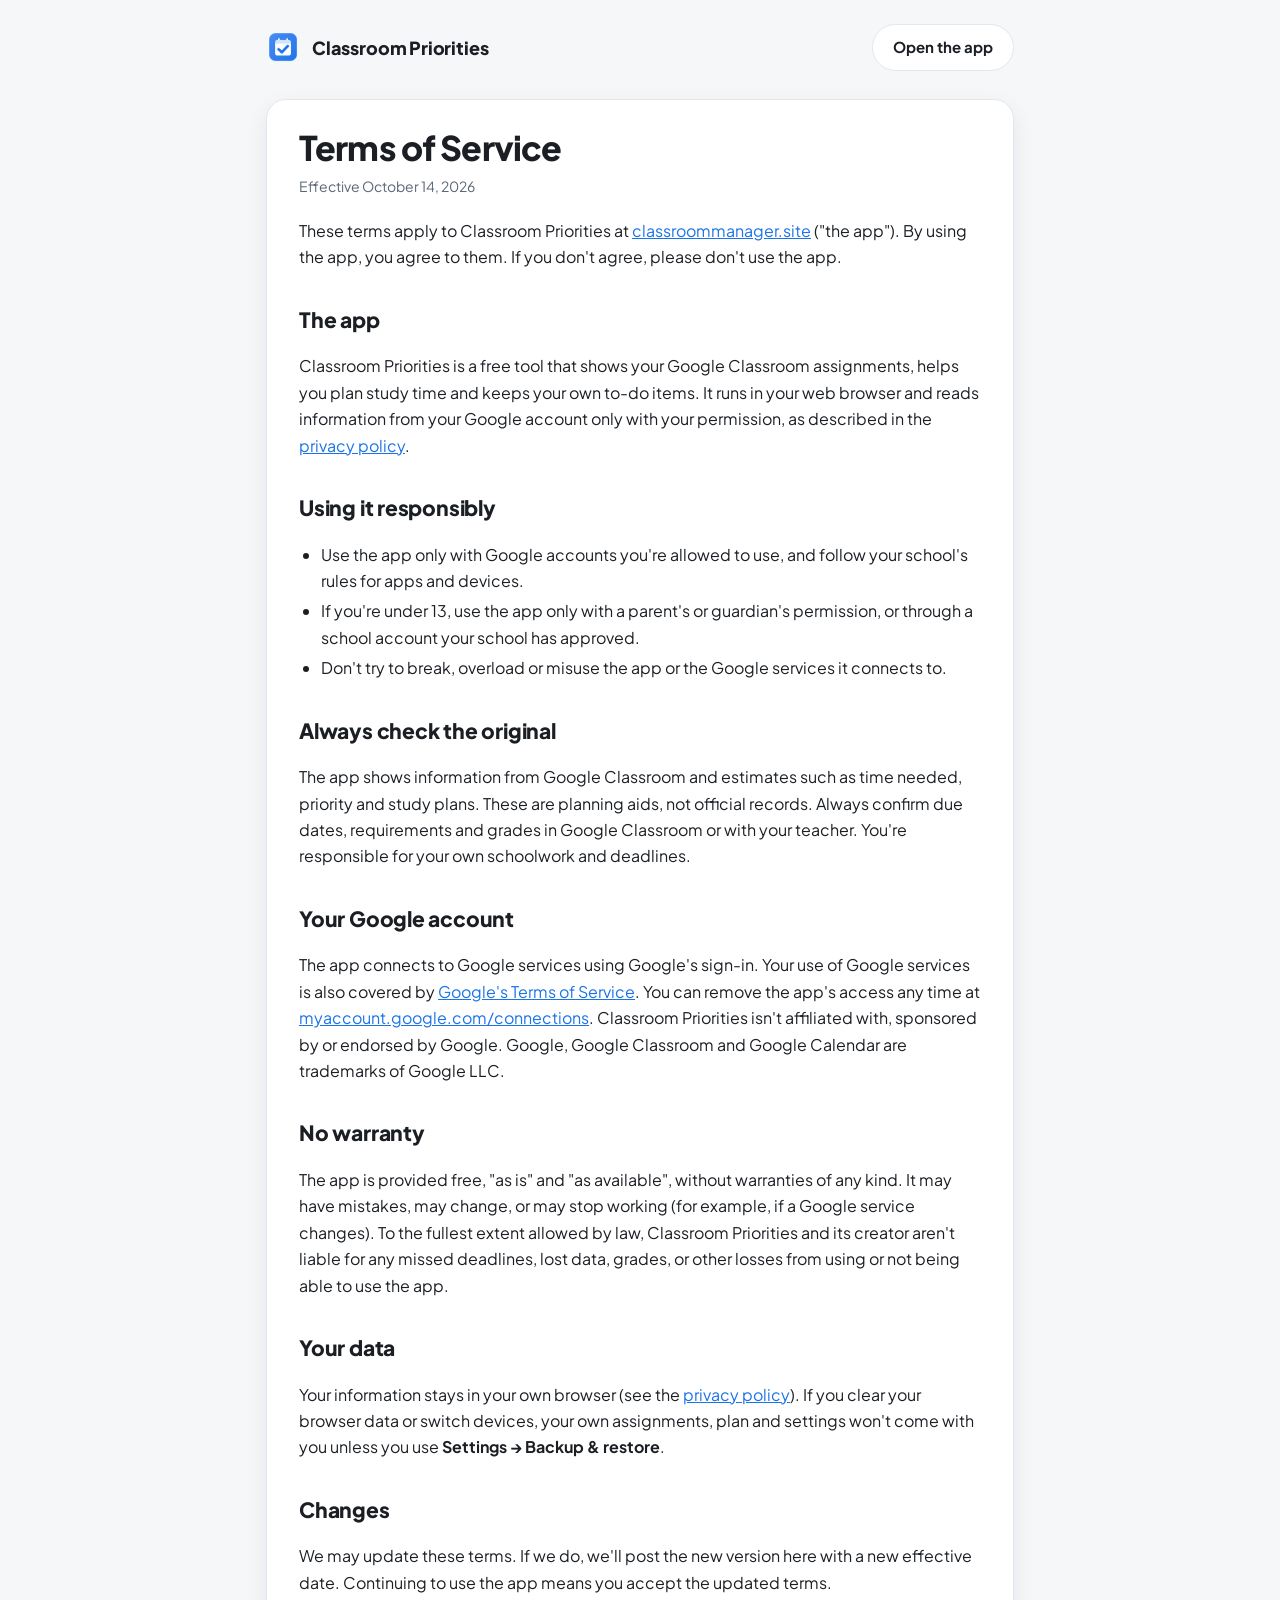
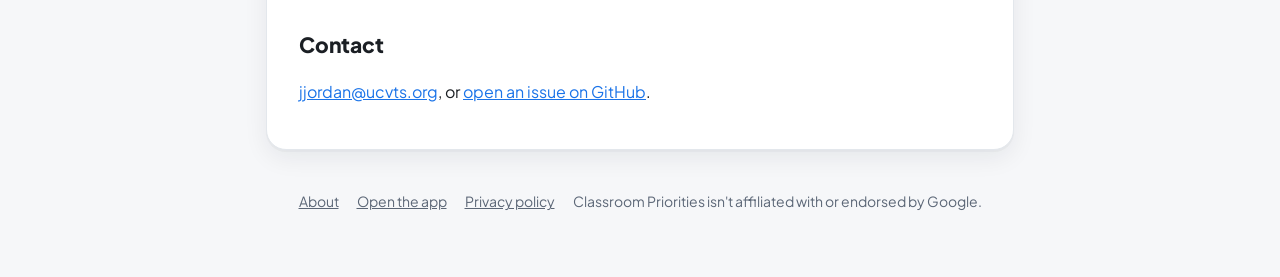
<file: terms.html>
<!doctype html>
<html lang="en">
<head>
  <meta charset="utf-8">
  <meta name="viewport" content="width=device-width, initial-scale=1">
  <title>Terms of Service · Classroom Priorities</title>
  <link rel="icon" type="image/png" sizes="32x32" href="icons/icon-32.png">
  <link rel="preconnect" href="https://fonts.googleapis.com">
  <link rel="preconnect" href="https://fonts.gstatic.com" crossorigin>
  <link href="https://fonts.googleapis.com/css2?family=Plus+Jakarta+Sans:wght@400;600;700;800&display=swap" rel="stylesheet">
  <link rel="stylesheet" href="pages.css">
</head>
<body>
<main>
  <header class="topbar">
    <a class="brand" href="about.html"><img src="icons/icon-192.png" alt="">Classroom Priorities</a>
    <a class="btn" href="./">Open the app</a>
  </header>

  <article class="card">
    <h1>Terms of Service</h1>
    <p class="updated">Effective October 14, 2026</p>

    <p>These terms apply to Classroom Priorities at <a href="https://classroommanager.site">classroommanager.site</a> ("the app"). By using the app, you agree to them. If you don't agree, please don't use the app.</p>

    <h2>The app</h2>
    <p>Classroom Priorities is a free tool that shows your Google Classroom assignments, helps you plan study time and keeps your own to-do items. It runs in your web browser and reads information from your Google account only with your permission, as described in the <a href="privacy.html">privacy policy</a>.</p>

    <h2>Using it responsibly</h2>
    <ul>
      <li>Use the app only with Google accounts you're allowed to use, and follow your school's rules for apps and devices.</li>
      <li>If you're under 13, use the app only with a parent's or guardian's permission, or through a school account your school has approved.</li>
      <li>Don't try to break, overload or misuse the app or the Google services it connects to.</li>
    </ul>

    <h2>Always check the original</h2>
    <p>The app shows information from Google Classroom and estimates such as time needed, priority and study plans. These are planning aids, not official records. Always confirm due dates, requirements and grades in Google Classroom or with your teacher. You're responsible for your own schoolwork and deadlines.</p>

    <h2>Your Google account</h2>
    <p>The app connects to Google services using Google's sign-in. Your use of Google services is also covered by <a href="https://policies.google.com/terms">Google's Terms of Service</a>. You can remove the app's access any time at <a href="https://myaccount.google.com/connections">myaccount.google.com/connections</a>. Classroom Priorities isn't affiliated with, sponsored by or endorsed by Google. Google, Google Classroom and Google Calendar are trademarks of Google LLC.</p>

    <h2>No warranty</h2>
    <p>The app is provided free, "as is" and "as available", without warranties of any kind. It may have mistakes, may change, or may stop working (for example, if a Google service changes). To the fullest extent allowed by law, Classroom Priorities and its creator aren't liable for any missed deadlines, lost data, grades, or other losses from using or not being able to use the app.</p>

    <h2>Your data</h2>
    <p>Your information stays in your own browser (see the <a href="privacy.html">privacy policy</a>). If you clear your browser data or switch devices, your own assignments, plan and settings won't come with you unless you use <b>Settings → Backup &amp; restore</b>.</p>

    <h2>Changes</h2>
    <p>We may update these terms. If we do, we'll post the new version here with a new effective date. Continuing to use the app means you accept the updated terms.</p>

    <h2>Contact</h2>
    <p><a href="mailto:jjordan@ucvts.org">jjordan@ucvts.org</a>, or <a href="https://github.com/Jackjdn163/classroom-manager/issues">open an issue on GitHub</a>.</p>
  </article>

  <footer>
    <a href="about.html">About</a><a href="./">Open the app</a><a href="privacy.html">Privacy policy</a>
    <span>Classroom Priorities isn't affiliated with or endorsed by Google.</span>
  </footer>
</main>
</body>
</html>
</file>
<file: pages.css>
/* Shared styles for the public pages (About, Privacy, Terms). Same design system as the app. */
:root {
  --bg: #f6f7f9; --card: #ffffff; --text: #1b1f24; --muted: #5b6676; --border: #e3e7ec;
  --accent: #1a73e8; --on-accent: #ffffff; --accent-soft: #e8f0fe;
  --font: "Plus Jakarta Sans", -apple-system, BlinkMacSystemFont, "Segoe UI", Roboto, sans-serif;
  --shadow-md: 0 2px 0 rgba(16, 24, 40, .03), 0 8px 24px rgba(16, 24, 40, .07);
}
@media (prefers-color-scheme: dark) {
  :root { --bg: #121417; --card: #1c1f24; --text: #e8eaed; --muted: #9aa0a6; --border: #2e333a;
    --accent: #8ab4f8; --on-accent: #121417; --accent-soft: #1f2a3d; --shadow-md: none; }
}
* { box-sizing: border-box; }
body { margin: 0; background: var(--bg); color: var(--text); font: 16px/1.65 var(--font); -webkit-font-smoothing: antialiased; }
main { max-width: 780px; margin: 0 auto; padding: 24px 16px 64px; }
.topbar { display: flex; align-items: center; justify-content: space-between; gap: 12px; margin-bottom: 28px; }
.brand { display: flex; align-items: center; gap: 12px; color: var(--text); text-decoration: none; font-weight: 800; font-size: 18px; letter-spacing: -.01em; }
.brand img { width: 34px; height: 34px; border-radius: 9px; }
.btn { display: inline-flex; align-items: center; gap: 6px; font-weight: 700; font-size: 15px; text-decoration: none; padding: 10px 20px;
  border-radius: 999px; border: 1px solid var(--border); background: var(--card); color: var(--text); transition: transform .12s, box-shadow .15s; }
.btn:hover { transform: translateY(-1px); box-shadow: var(--shadow-md); }
.btn.primary { background: var(--accent); border-color: var(--accent); color: var(--on-accent); }
.card { background: var(--card); border: 1px solid var(--border); border-radius: 20px; padding: 28px 32px; box-shadow: var(--shadow-md); }
h1 { font-size: 34px; line-height: 1.15; letter-spacing: -.025em; margin: 0 0 8px; font-weight: 800; }
h2 { font-size: 21px; letter-spacing: -.01em; margin: 32px 0 8px; font-weight: 800; }
h3 { font-size: 17px; margin: 22px 0 6px; font-weight: 800; }
p, li { color: var(--text); }
.muted, .updated { color: var(--muted); }
.updated { font-size: 14px; margin: 0 0 20px; }
a { color: var(--accent); }
ul { padding-left: 22px; }
li { margin: 4px 0; }
table { width: 100%; border-collapse: collapse; margin: 12px 0; font-size: 15px; }
th, td { text-align: left; vertical-align: top; padding: 10px 12px; border-bottom: 1px solid var(--border); }
th { font-size: 13px; text-transform: uppercase; letter-spacing: .05em; color: var(--muted); }
code { font-size: 13px; background: var(--accent-soft); padding: 1px 6px; border-radius: 6px; overflow-wrap: anywhere; }
td:first-child { width: 42%; }
.callout { background: var(--accent-soft); border-radius: 14px; padding: 14px 18px; margin: 16px 0; }
.hero { text-align: center; padding: 40px 32px; }
.hero img { width: 84px; height: 84px; border-radius: 22px; }
.hero p { font-size: 18px; color: var(--muted); max-width: 560px; margin: 8px auto 22px; }
.actions { display: flex; flex-wrap: wrap; gap: 10px; justify-content: center; }
.features { display: grid; grid-template-columns: repeat(auto-fit, minmax(220px, 1fr)); gap: 14px; margin-top: 20px; }
.feature { background: var(--card); border: 1px solid var(--border); border-radius: 18px; padding: 18px 20px; }
.feature b { display: block; margin-bottom: 4px; }
.feature span { color: var(--muted); font-size: 15px; }
footer { margin-top: 40px; display: flex; flex-wrap: wrap; gap: 8px 18px; justify-content: center; font-size: 14px; color: var(--muted); }
footer a { color: var(--muted); }
@media (max-width: 600px) { .card { padding: 22px 18px; } h1 { font-size: 28px; } table, thead, tbody, tr, th, td { display: block; } th { display: none; }
  td { border: 0; padding: 4px 0; } tr { border-bottom: 1px solid var(--border); padding: 10px 0; } }
</file>
